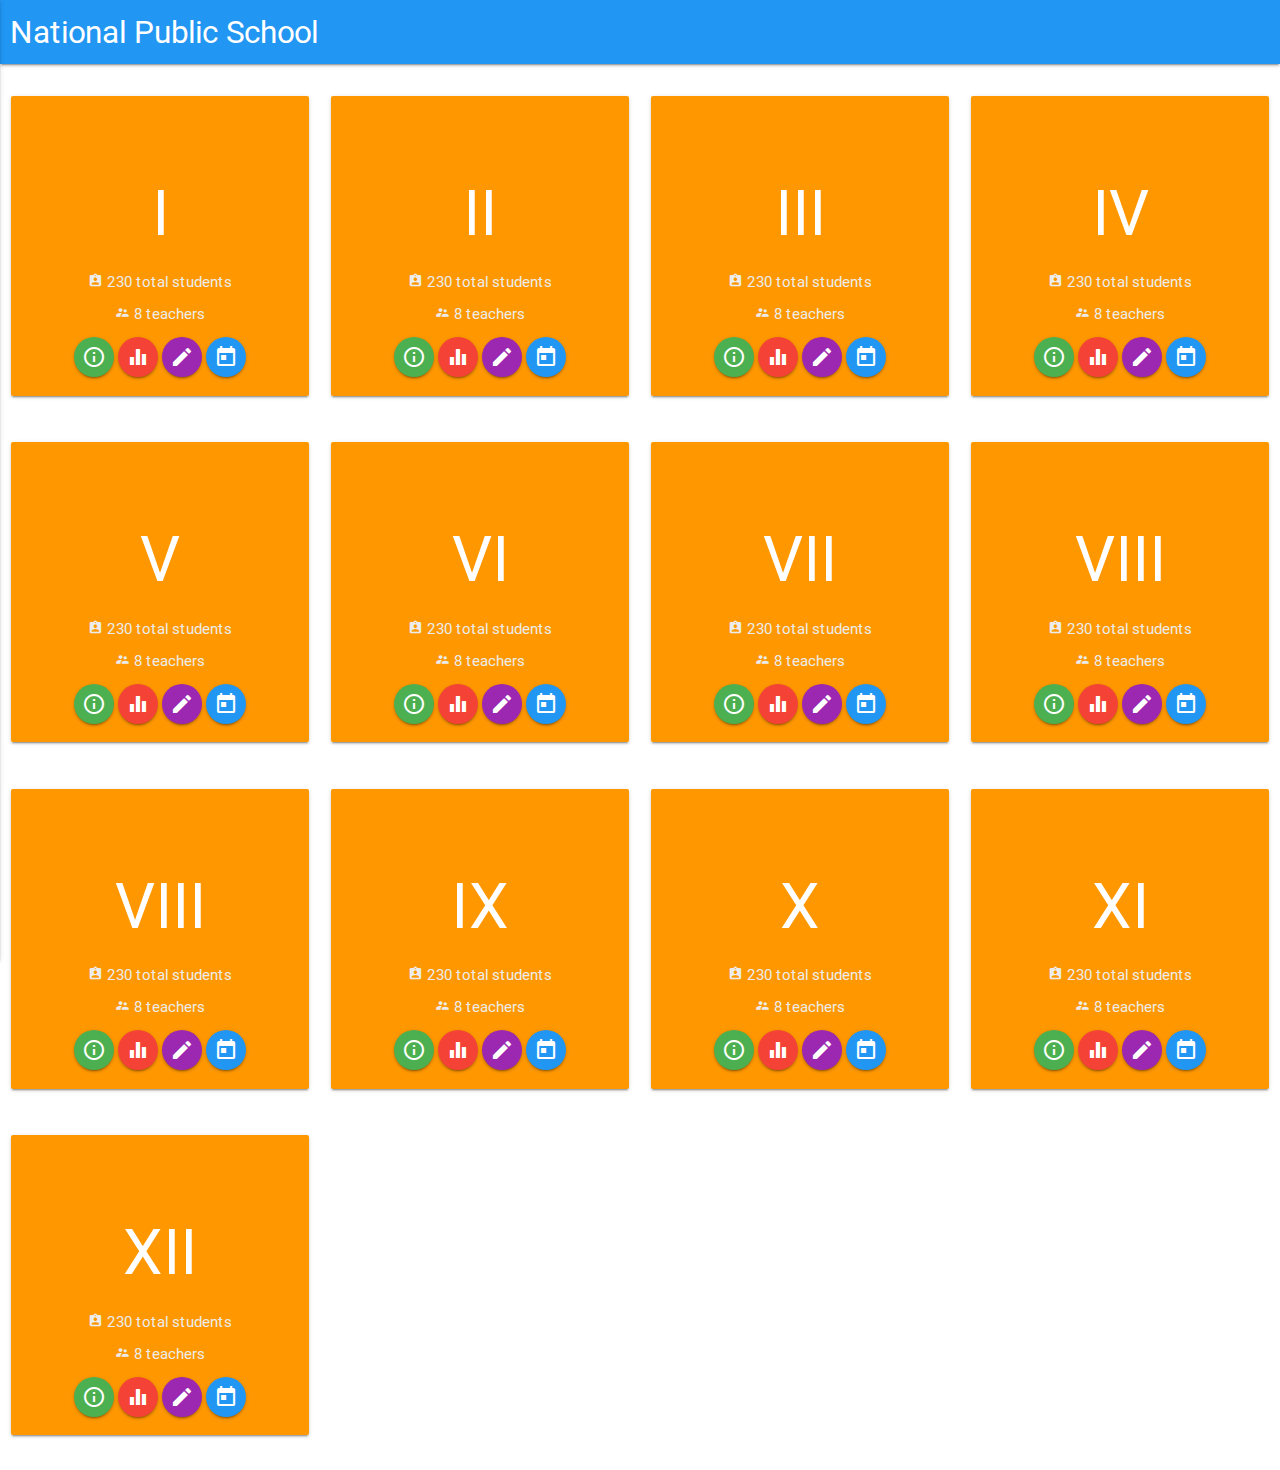
<file: index.html>
<!DOCTYPE html>
  <html>
    <head>
      <!--Import Google Icon Font-->
      <link href="http://fonts.googleapis.com/icon?family=Material+Icons" rel="stylesheet">
      <!--Import materialize.css-->
      <link type="text/css" rel="stylesheet" href="css/materialize.min.css"  media="screen,projection"/>
      <!--Let browser know website is optimized for mobile-->
      <meta name="viewport" content="width=device-width, initial-scale=1.0"/>
    </head>

    <body>
      <!--Import jQuery before materialize.js-->
      <ul id="add_dropdown" class="dropdown-content">
  <li><a href="#!">Student</a></li>
  <li><a href="#!">Subject</a></li>
  <li><a href="#!">Teacher</a></li>
    </ul>
 <nav class="blue">
    <div class="nav-wrapper">
      <a href="#!" class="brand-logo" style="padding-left: 10px">National Public School</a>
      <a href="#" data-activates="mobile-demo" class="button-collapse"><i class="material-icons">menu</i></a>
      <ul class="right hide-on-med-and-down">
      </ul>
      <ul class="side-nav" id="mobile-demo">
      </ul>
    </div>
  </nav>    

 
  <div class="row">
  <div class ="col s3">
  <div class="card orange small" id="div1"  onmouseover="mouseOver()" onmouseout="mouseOut()" onclick="classDetail()">
  <!-- <h1 style="padding-top: 28%;" class="center white-text bold">I</h1> -->
    <h1 style="padding-top: 28%;" class="center white-text bold">I</h1>
  <p class="center" style="
 line-height:17px; color: #ececec " ><i class="tiny material-icons">assignment_ind</i>  230 total students</p>
<p class="center" style="
 line-height:17px; color: #ececec " ><i class="tiny material-icons">supervisor_account</i>  8 teachers</p>
<ul class="center" style="list-style: none;
  margin: 0;
  padding: 0;">
                    <li style="display: inline-block;
"><a href="#"><a class="btn-floating btn-small waves-effect waves-light green"><i class="material-icons">info_outline
</i></a></a></li>                   
                    <li style="display: inline-block;
"><a href="#"><a class="btn-floating btn-small waves-effect waves-light red"><i class="material-icons">equalizer</i></a><a></li>                      
                    <li style="display: inline-block;
"><a href="#"><a class="btn-floating btn-small waves-effect waves-light purple"><i class="material-icons">mode_edit</i></a></a></li>                   
                    <li style="display: inline-block;
"><a href="#"><a class="btn-floating btn-small waves-effect waves-light blue"><i class="material-icons">today</i></a><a></li>         
                </ul>

  </div>
  </div>
    <div class ="col s3">
  <div class="card orange small"   onmouseover="mouseOver()" onmouseout="mouseOut()" onclick="classDetail()">
  <h1 style="padding-top: 28%;" class="center white-text bold">II</h1>
  <p class="center" style="
 line-height:17px; color: #ececec " ><i class="tiny material-icons">assignment_ind</i>  230 total students</p>
<p class="center" style="
 line-height:17px; color: #ececec " ><i class="tiny material-icons">supervisor_account</i>  8 teachers</p>
<ul class="center" style="list-style: none;
  margin: 0;
  padding: 0;">
                    <li style="display: inline-block;
"><a href="#"><a class="btn-floating btn-small waves-effect waves-light green"><i class="material-icons">info_outline
</i></a></a></li>                   
                    <li style="display: inline-block;
"><a href="#"><a class="btn-floating btn-small waves-effect waves-light red"><i class="material-icons">equalizer</i></a><a></li>                      
                    <li style="display: inline-block;
"><a href="#"><a class="btn-floating btn-small waves-effect waves-light purple"><i class="material-icons">mode_edit</i></a></a></li>                   
                    <li style="display: inline-block;
"><a href="#"><a class="btn-floating btn-small waves-effect waves-light blue"><i class="material-icons">today</i></a><a></li>         
                </ul>
  </div>
  </div>
    <div class ="col s3">
  <div class="card orange small"   onmouseover="mouseOver()" onmouseout="mouseOut()" onclick="classDetail()">
  <h1 style="padding-top: 28%;" class="center white-text bold">III</h1>
  <p class="center" style="
 line-height:17px; color: #ececec " ><i class="tiny material-icons">assignment_ind</i>  230 total students</p>
<p class="center" style="
 line-height:17px; color: #ececec " ><i class="tiny material-icons">supervisor_account</i>  8 teachers</p>
<ul class="center" style="list-style: none;
  margin: 0;
  padding: 0;">
                    <li style="display: inline-block;
"><a href="#"><a class="btn-floating btn-small waves-effect waves-light green"><i class="material-icons">info_outline
</i></a></a></li>                   
                    <li style="display: inline-block;
"><a href="#"><a class="btn-floating btn-small waves-effect waves-light red"><i class="material-icons">equalizer</i></a><a></li>                      
                    <li style="display: inline-block;
"><a href="#"><a class="btn-floating btn-small waves-effect waves-light purple"><i class="material-icons">mode_edit</i></a></a></li>                   
                    <li style="display: inline-block;
"><a href="#"><a class="btn-floating btn-small waves-effect waves-light blue"><i class="material-icons">today</i></a><a></li>         
                </ul>
  </div>
  </div>
    <div class ="col s3">
  <div class="card orange small"   onmouseover="mouseOver()" onmouseout="mouseOut()" onclick="classDetail()">
  <h1 style="padding-top: 28%;" class="center white-text bold">IV</h1>
  <p class="center" style="
 line-height:17px; color: #ececec " ><i class="tiny material-icons">assignment_ind</i>  230 total students</p>
<p class="center" style="
 line-height:17px; color: #ececec " ><i class="tiny material-icons">supervisor_account</i>  8 teachers</p>
<ul class="center" style="list-style: none;
  margin: 0;
  padding: 0;">
                    <li style="display: inline-block;
"><a href="#"><a class="btn-floating btn-small waves-effect waves-light green"><i class="material-icons">info_outline
</i></a></a></li>                   
                    <li style="display: inline-block;
"><a href="#"><a class="btn-floating btn-small waves-effect waves-light red"><i class="material-icons">equalizer</i></a><a></li>                      
                    <li style="display: inline-block;
"><a href="#"><a class="btn-floating btn-small waves-effect waves-light purple"><i class="material-icons">mode_edit</i></a></a></li>                   
                    <li style="display: inline-block;
"><a href="#"><a class="btn-floating btn-small waves-effect waves-light blue"><i class="material-icons">today</i></a><a></li>         
                </ul>
  </div>
  </div>
    <div class ="col s3">
  <div class="card orange small"   onmouseover="mouseOver()" onmouseout="mouseOut()" onclick="classDetail()">
  <h1 style="padding-top: 28%;" class="center white-text bold">V</h1>
  <p class="center" style="
 line-height:17px; color: #ececec " ><i class="tiny material-icons">assignment_ind</i>  230 total students</p>
<p class="center" style="
 line-height:17px; color: #ececec " ><i class="tiny material-icons">supervisor_account</i>  8 teachers</p>
<ul class="center" style="list-style: none;
  margin: 0;
  padding: 0;">
                    <li style="display: inline-block;
"><a href="#"><a class="btn-floating btn-small waves-effect waves-light green"><i class="material-icons">info_outline
</i></a></a></li>                   
                    <li style="display: inline-block;
"><a href="#"><a class="btn-floating btn-small waves-effect waves-light red"><i class="material-icons">equalizer</i></a><a></li>                      
                    <li style="display: inline-block;
"><a href="#"><a class="btn-floating btn-small waves-effect waves-light purple"><i class="material-icons">mode_edit</i></a></a></li>                   
                    <li style="display: inline-block;
"><a href="#"><a class="btn-floating btn-small waves-effect waves-light blue"><i class="material-icons">today</i></a><a></li>         
                </ul>
  </div>
  </div>
    <div class ="col s3">
  <div class="card orange small"   onmouseover="mouseOver()" onmouseout="mouseOut()" onclick="classDetail()">
  <h1 style="padding-top: 28%;" class="center white-text bold">VI</h1>
  <p class="center" style="
 line-height:17px; color: #ececec " ><i class="tiny material-icons">assignment_ind</i>  230 total students</p>
<p class="center" style="
 line-height:17px; color: #ececec " ><i class="tiny material-icons">supervisor_account</i>  8 teachers</p>
<ul class="center" style="list-style: none;
  margin: 0;
  padding: 0;">
                    <li style="display: inline-block;
"><a href="#"><a class="btn-floating btn-small waves-effect waves-light green"><i class="material-icons">info_outline
</i></a></a></li>                   
                    <li style="display: inline-block;
"><a href="#"><a class="btn-floating btn-small waves-effect waves-light red"><i class="material-icons">equalizer</i></a><a></li>                      
                    <li style="display: inline-block;
"><a href="#"><a class="btn-floating btn-small waves-effect waves-light purple"><i class="material-icons">mode_edit</i></a></a></li>                   
                    <li style="display: inline-block;
"><a href="#"><a class="btn-floating btn-small waves-effect waves-light blue"><i class="material-icons">today</i></a><a></li>         
                </ul>
  </div>
  </div>
    <div class ="col s3">
  <div class="card orange small"   onmouseover="mouseOver()" onmouseout="mouseOut()" onclick="classDetail()">
  <h1 style="padding-top: 28%;" class="center white-text bold">VII</h1>
  <p class="center" style="
 line-height:17px; color: #ececec " ><i class="tiny material-icons">assignment_ind</i>  230 total students</p>
<p class="center" style="
 line-height:17px; color: #ececec " ><i class="tiny material-icons">supervisor_account</i>  8 teachers</p>
<ul class="center" style="list-style: none;
  margin: 0;
  padding: 0;">
                    <li style="display: inline-block;
"><a href="#"><a class="btn-floating btn-small waves-effect waves-light green"><i class="material-icons">info_outline
</i></a></a></li>                   
                    <li style="display: inline-block;
"><a href="#"><a class="btn-floating btn-small waves-effect waves-light red"><i class="material-icons">equalizer</i></a><a></li>                      
                    <li style="display: inline-block;
"><a href="#"><a class="btn-floating btn-small waves-effect waves-light purple"><i class="material-icons">mode_edit</i></a></a></li>                   
                    <li style="display: inline-block;
"><a href="#"><a class="btn-floating btn-small waves-effect waves-light blue"><i class="material-icons">today</i></a><a></li>         
                </ul>
  </div>
  </div>
    <div class ="col s3">
  <div class="card orange small"   onmouseover="mouseOver()" onmouseout="mouseOut()" onclick="classDetail()">
  <h1 style="padding-top: 28%;" class="center white-text bold">VIII</h1>
  <p class="center" style="
 line-height:17px; color: #ececec " ><i class="tiny material-icons">assignment_ind</i>  230 total students</p>
<p class="center" style="
 line-height:17px; color: #ececec " ><i class="tiny material-icons">supervisor_account</i>  8 teachers</p>
<ul class="center" style="list-style: none;
  margin: 0;
  padding: 0;">
                    <li style="display: inline-block;
"><a href="#"><a class="btn-floating btn-small waves-effect waves-light green"><i class="material-icons">info_outline
</i></a></a></li>                   
                    <li style="display: inline-block;
"><a href="#"><a class="btn-floating btn-small waves-effect waves-light red"><i class="material-icons">equalizer</i></a><a></li>                      
                    <li style="display: inline-block;
"><a href="#"><a class="btn-floating btn-small waves-effect waves-light purple"><i class="material-icons">mode_edit</i></a></a></li>                   
                    <li style="display: inline-block;
"><a href="#"><a class="btn-floating btn-small waves-effect waves-light blue"><i class="material-icons">today</i></a><a></li>         
                </ul>
  </div>
  </div>
    <div class ="col s3">
  <div class="card orange small"   onmouseover="mouseOver()" onmouseout="mouseOut()" onclick="classDetail()">
  <h1 style="padding-top: 28%;" class="center white-text bold">VIII</h1>
  <p class="center" style="
 line-height:17px; color: #ececec " ><i class="tiny material-icons">assignment_ind</i>  230 total students</p>
<p class="center" style="
 line-height:17px; color: #ececec " ><i class="tiny material-icons">supervisor_account</i>  8 teachers</p>
<ul class="center" style="list-style: none;
  margin: 0;
  padding: 0;">
                    <li style="display: inline-block;
"><a href="#"><a class="btn-floating btn-small waves-effect waves-light green"><i class="material-icons">info_outline
</i></a></a></li>                   
                    <li style="display: inline-block;
"><a href="#"><a class="btn-floating btn-small waves-effect waves-light red"><i class="material-icons">equalizer</i></a><a></li>                      
                    <li style="display: inline-block;
"><a href="#"><a class="btn-floating btn-small waves-effect waves-light purple"><i class="material-icons">mode_edit</i></a></a></li>                   
                    <li style="display: inline-block;
"><a href="#"><a class="btn-floating btn-small waves-effect waves-light blue"><i class="material-icons">today</i></a><a></li>         
                </ul>
  </div>
  </div>
    <div class ="col s3">
  <div class="card orange small"   onmouseover="mouseOver()" onmouseout="mouseOut()" onclick="classDetail()">
  <h1 style="padding-top: 28%;" class="center white-text bold">IX</h1>
  <p class="center" style="
 line-height:17px; color: #ececec " ><i class="tiny material-icons">assignment_ind</i>  230 total students</p>
<p class="center" style="
 line-height:17px; color: #ececec " ><i class="tiny material-icons">supervisor_account</i>  8 teachers</p>
<ul class="center" style="list-style: none;
  margin: 0;
  padding: 0;">
                    <li style="display: inline-block;
"><a href="#"><a class="btn-floating btn-small waves-effect waves-light green"><i class="material-icons">info_outline
</i></a></a></li>                   
                    <li style="display: inline-block;
"><a href="#"><a class="btn-floating btn-small waves-effect waves-light red"><i class="material-icons">equalizer</i></a><a></li>                      
                    <li style="display: inline-block;
"><a href="#"><a class="btn-floating btn-small waves-effect waves-light purple"><i class="material-icons">mode_edit</i></a></a></li>                   
                    <li style="display: inline-block;
"><a href="#"><a class="btn-floating btn-small waves-effect waves-light blue"><i class="material-icons">today</i></a><a></li>         
                </ul>
  </div>
  </div>
    <div class ="col s3">
  <div class="card orange small">
  <h1 style="padding-top: 28%;" class="center white-text bold">X</h1>
  <p class="center" style="
 line-height:17px; color: #ececec " ><i class="tiny material-icons">assignment_ind</i>  230 total students</p>
<p class="center" style="
 line-height:17px; color: #ececec " ><i class="tiny material-icons">supervisor_account</i>  8 teachers</p>
<ul class="center" style="list-style: none;
  margin: 0;
  padding: 0;">
                    <li style="display: inline-block;
"><a href="#"><a class="btn-floating btn-small waves-effect waves-light green"><i class="material-icons">info_outline
</i></a></a></li>                   
                    <li style="display: inline-block;
"><a href="#"><a class="btn-floating btn-small waves-effect waves-light red"><i class="material-icons">equalizer</i></a><a></li>                      
                    <li style="display: inline-block;
"><a href="#"><a class="btn-floating btn-small waves-effect waves-light purple"><i class="material-icons">mode_edit</i></a></a></li>                   
                    <li style="display: inline-block;
"><a href="#"><a class="btn-floating btn-small waves-effect waves-light blue"><i class="material-icons">today</i></a><a></li>         
                </ul>
  </div>
  </div>
    <div class ="col s3">
  <div class="card orange small">
  <h1 style="padding-top: 28%;" class="center white-text bold">XI</h1>
  <p class="center" style="
 line-height:17px; color: #ececec " ><i class="tiny material-icons">assignment_ind</i>  230 total students</p>
<p class="center" style="
 line-height:17px; color: #ececec " ><i class="tiny material-icons">supervisor_account</i>  8 teachers</p>
<ul class="center" style="list-style: none;
  margin: 0;
  padding: 0;">
                    <li style="display: inline-block;
"><a href="#"><a class="btn-floating btn-small waves-effect waves-light green"><i class="material-icons">info_outline
</i></a></a></li>                   
                    <li style="display: inline-block;
"><a href="#"><a class="btn-floating btn-small waves-effect waves-light red"><i class="material-icons">equalizer</i></a><a></li>                      
                    <li style="display: inline-block;
"><a href="#"><a class="btn-floating btn-small waves-effect waves-light purple"><i class="material-icons">mode_edit</i></a></a></li>                   
                    <li style="display: inline-block;
"><a href="#"><a class="btn-floating btn-small waves-effect waves-light blue"><i class="material-icons">today</i></a><a></li>         
                </ul>
  </div>
  </div>
    <div class ="col s3">
  <div class="card orange small">
  <h1 style="padding-top: 28%;" class="center white-text bold">XII</h1>
  <p class="center" style="
 line-height:17px; color: #ececec " ><i class="tiny material-icons">assignment_ind</i>  230 total students</p>
<p class="center" style="
 line-height:17px; color: #ececec " ><i class="tiny material-icons">supervisor_account</i>  8 teachers</p>
<ul class="center" style="list-style: none;
  margin: 0;
  padding: 0;">
                    <li style="display: inline-block;
"><a href="#"><a class="btn-floating btn-small waves-effect waves-light green"><i class="material-icons">info_outline
</i></a></a></li>                   
                    <li style="display: inline-block;
"><a href="#"><a class="btn-floating btn-small waves-effect waves-light red"><i class="material-icons">equalizer</i></a><a></li>                      
                    <li style="display: inline-block;
"><a href="#"><a class="btn-floating btn-small waves-effect waves-light purple"><i class="material-icons">mode_edit</i></a></a></li>                   
                    <li style="display: inline-block;
"><a href="#"><a class="btn-floating btn-small waves-effect waves-light blue"><i class="material-icons">today</i></a><a></li>         
                </ul>
  </div>
  </div>
  </div>
   <script type="text/javascript" src="https://code.jquery.com/jquery-2.1.1.min.js"></script>
   <script type="text/javascript">
     
     function mouseOver(){
      console.log("yooo");
      var d = document.getElementById("div1");
      d.className += " z-depth-5";
     }
     function mouseOut(){
      var d = document.getElementById("div1");
      d.classList.remove('z-depth-5');
     }

     function classDetail () {
       // body... 
       window.location = "classdetail.html";
     }
   </script>
   <style type="text/css">
     .material-icons{
    display: inline-flex;
    vertical-align: top;
}
   </style>
      <script type="text/javascript" src="js/init.js"></script>
      <script type="text/javascript" src="js/materialize.min.js"></script>
    </body>
  </html>
</file>
